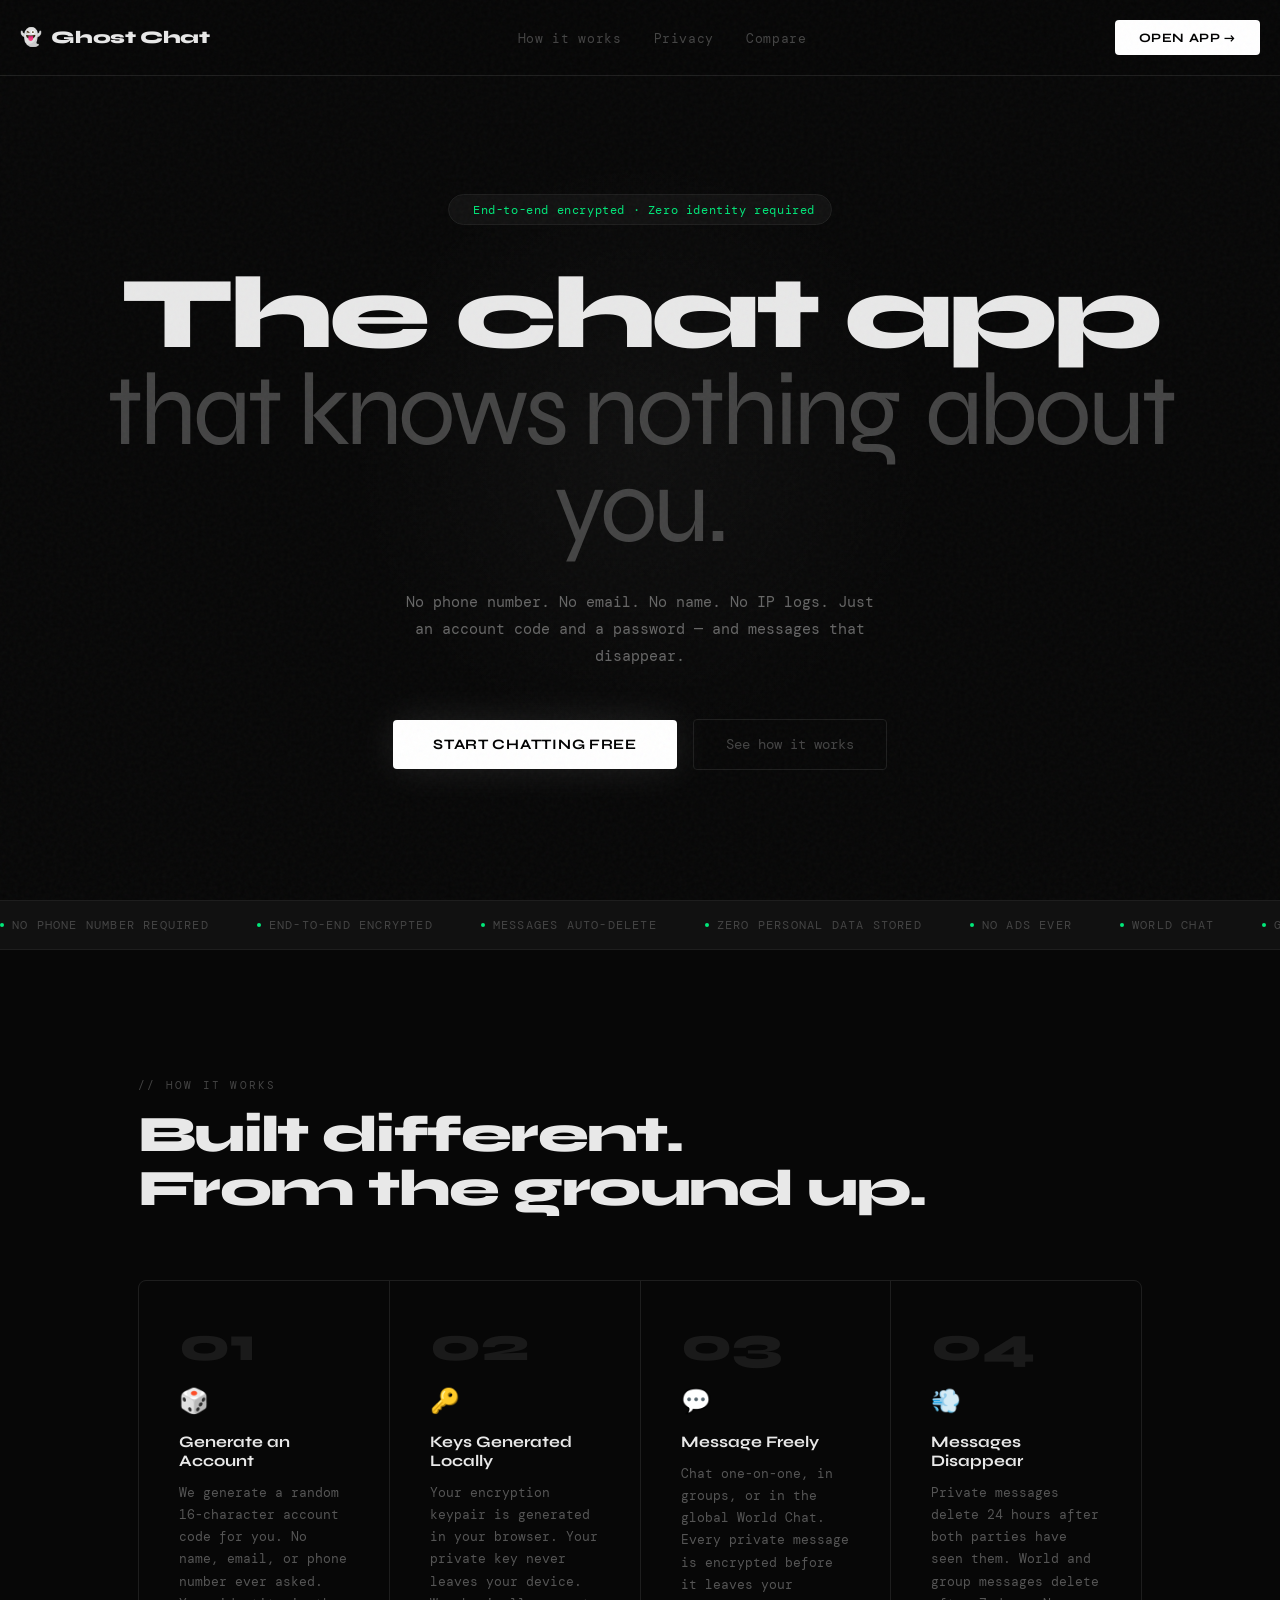
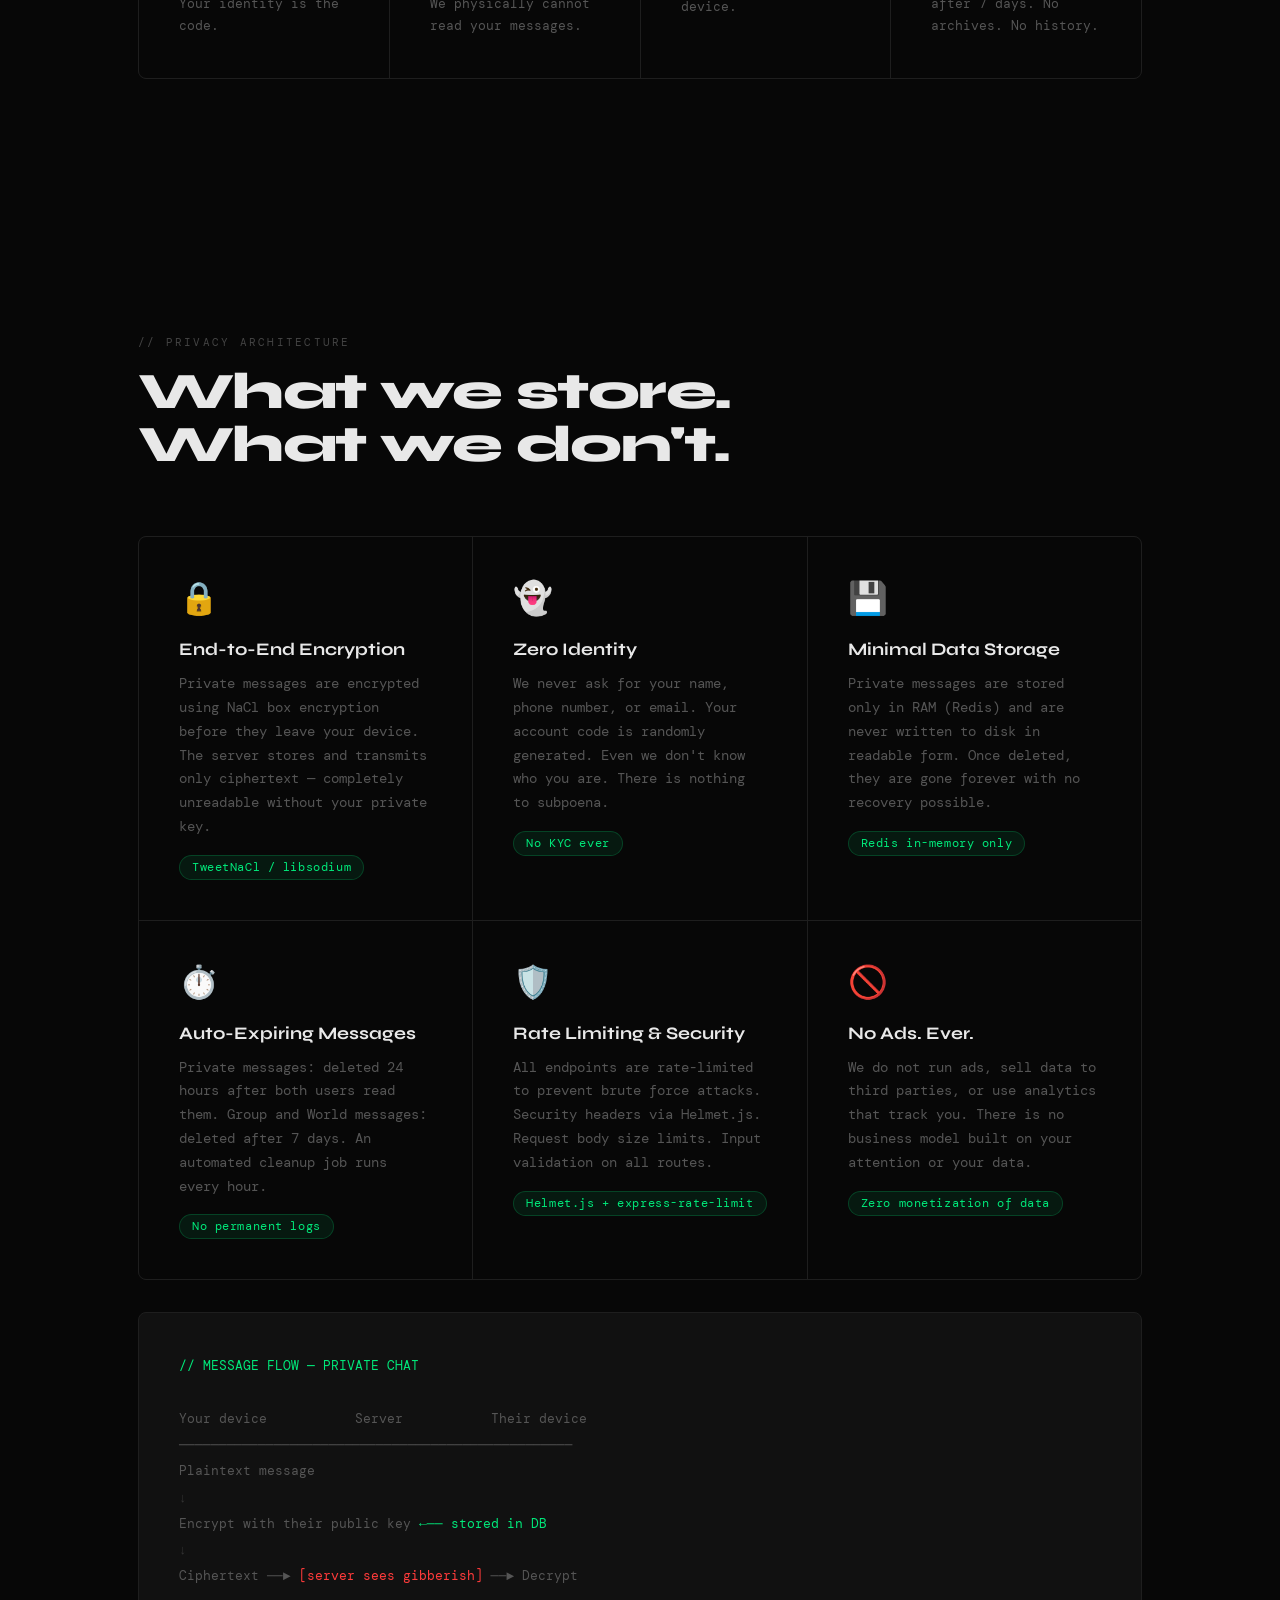
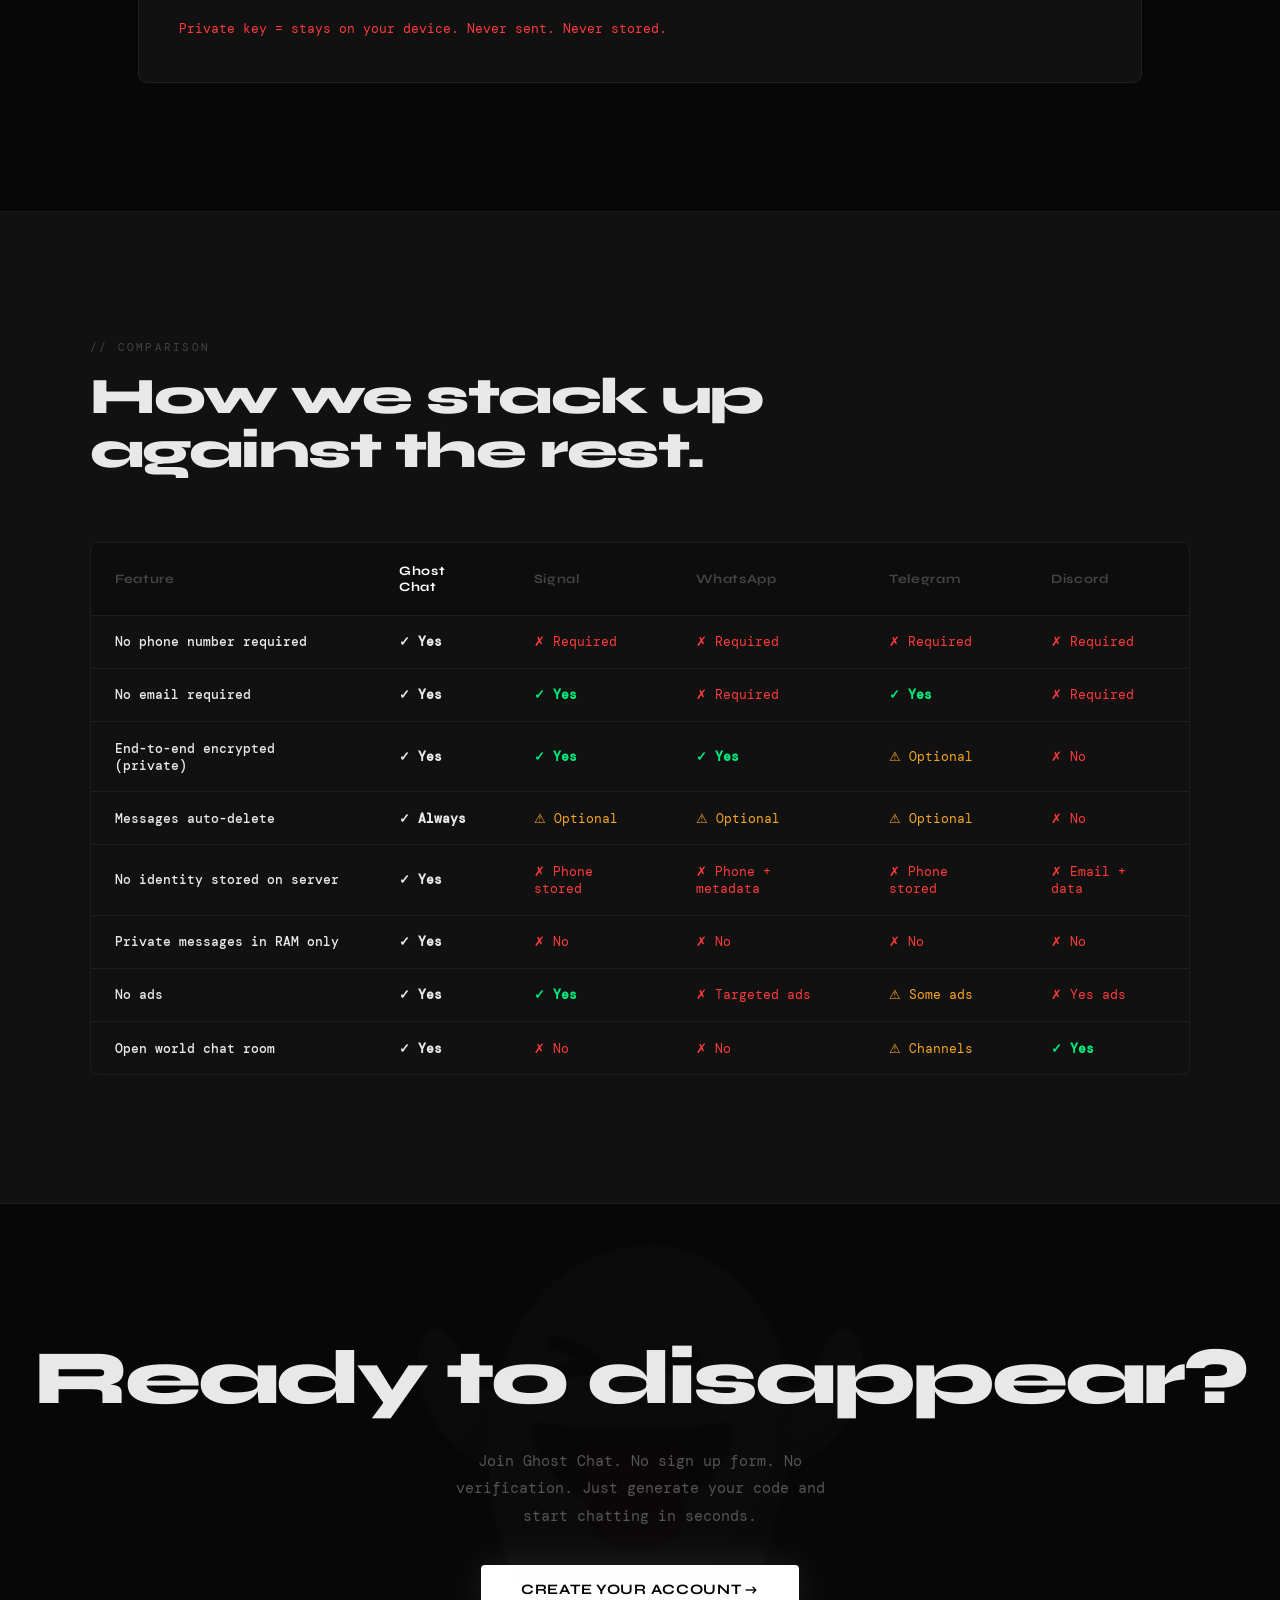
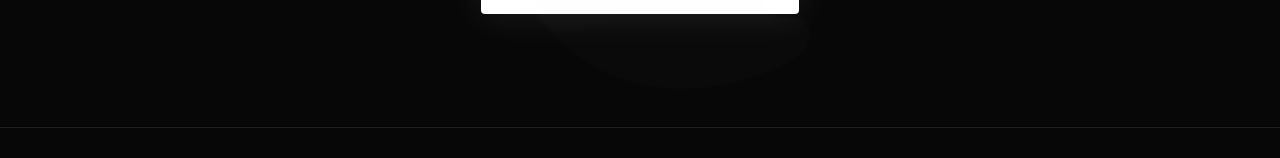
<file: landing.html>
<!DOCTYPE html>
<html lang="en">
<head>
  <meta charset="UTF-8" />
  <meta name="viewport" content="width=device-width, initial-scale=1.0, viewport-fit=cover" />
  <title>Ghost Chat — Truly Anonymous Messaging</title>
  <link rel="preconnect" href="https://fonts.googleapis.com">
  <link href="https://fonts.googleapis.com/css2?family=Syne:wght@400;600;700;800&family=DM+Mono:wght@300;400;500&display=swap" rel="stylesheet">
  <style>
    :root {
      --bg: #070707;
      --surface: #111111;
      --border: #1e1e1e;
      --text: #e8e8e8;
      --muted: #444;
      --accent: #ffffff;
      --red: #ff3b3b;
      --green: #00e87a;
      --grain-opacity: 0.035;
    }

    * { margin: 0; padding: 0; box-sizing: border-box; }

    html {
      scroll-behavior: smooth;
      height: 100%;
    }

    body {
      background: var(--bg);
      color: var(--text);
      font-family: 'DM Mono', monospace;
      overflow-x: hidden;
      min-height: 100%;
      min-height: 100dvh;
      width: 100%;
    }

    /* Grain overlay */
    body::before {
      content: '';
      position: fixed;
      inset: 0;
      background-image: url("data:image/svg+xml,%3Csvg viewBox='0 0 256 256' xmlns='http://www.w3.org/2000/svg'%3E%3Cfilter id='noise'%3E%3CfeTurbulence type='fractalNoise' baseFrequency='0.9' numOctaves='4' stitchTiles='stitch'/%3E%3C/filter%3E%3Crect width='100%25' height='100%25' filter='url(%23noise)' opacity='1'/%3E%3C/svg%3E");
      opacity: var(--grain-opacity);
      pointer-events: none;
      z-index: 1000;
    }

    /* ─── NAV ─── */
    nav {
      position: fixed;
      top: 0; left: 0; right: 0;
      padding: 1.25rem 3rem;
      display: flex;
      align-items: center;
      justify-content: space-between;
      border-bottom: 1px solid var(--border);
      background: rgba(7,7,7,0.92);
      backdrop-filter: blur(20px);
      -webkit-backdrop-filter: blur(20px);
      z-index: 100;
    }

    .nav-logo {
      font-family: 'Syne', sans-serif;
      font-size: 1.1rem;
      font-weight: 800;
      letter-spacing: -0.02em;
      display: flex;
      align-items: center;
      gap: 0.6rem;
      flex-shrink: 0;
    }

    .nav-links {
      display: flex;
      gap: 2rem;
      list-style: none;
    }

    .nav-links a {
      color: var(--muted);
      text-decoration: none;
      font-size: 0.8rem;
      letter-spacing: 0.05em;
      transition: color 0.2s;
    }

    .nav-links a:hover { color: var(--text); }

    .nav-cta {
      background: var(--accent);
      color: #000;
      border: none;
      padding: 0.6rem 1.5rem;
      border-radius: 4px;
      font-family: 'Syne', sans-serif;
      font-weight: 700;
      font-size: 0.8rem;
      cursor: pointer;
      letter-spacing: 0.05em;
      text-decoration: none;
      transition: opacity 0.2s;
      white-space: nowrap;
      flex-shrink: 0;
    }

    .nav-cta:hover { opacity: 0.85; }

    /* Hamburger */
    .nav-hamburger {
      display: none;
      flex-direction: column;
      gap: 5px;
      cursor: pointer;
      padding: 4px;
      background: none;
      border: none;
    }

    .nav-hamburger span {
      display: block;
      width: 22px;
      height: 2px;
      background: var(--text);
      border-radius: 2px;
      transition: transform 0.3s, opacity 0.3s;
    }

    .nav-hamburger.open span:nth-child(1) { transform: translateY(7px) rotate(45deg); }
    .nav-hamburger.open span:nth-child(2) { opacity: 0; }
    .nav-hamburger.open span:nth-child(3) { transform: translateY(-7px) rotate(-45deg); }

    /* Mobile menu */
    .mobile-menu {
      display: none;
      position: fixed;
      top: 61px;
      left: 0; right: 0;
      background: rgba(7,7,7,0.98);
      border-bottom: 1px solid var(--border);
      backdrop-filter: blur(20px);
      -webkit-backdrop-filter: blur(20px);
      z-index: 99;
      padding: 1.5rem 1.5rem;
      flex-direction: column;
      gap: 1.5rem;
    }

    .mobile-menu.open { display: flex; }

    .mobile-menu a {
      color: var(--muted);
      text-decoration: none;
      font-size: 0.9rem;
      letter-spacing: 0.05em;
      transition: color 0.2s;
    }

    .mobile-menu a:hover { color: var(--text); }

    .mobile-menu .nav-cta {
      display: inline-block;
      text-align: center;
    }

    /* ─── HERO ─── */
    .hero {
      min-height: 100vh;
      min-height: 100dvh;
      display: flex;
      flex-direction: column;
      align-items: center;
      justify-content: center;
      padding: 8rem 2rem 4rem;
      text-align: center;
      position: relative;
      overflow: hidden;
    }

    .hero-glow {
      position: absolute;
      width: min(600px, 100vw);
      height: min(600px, 100vw);
      background: radial-gradient(circle, rgba(255,255,255,0.03) 0%, transparent 70%);
      top: 50%;
      left: 50%;
      transform: translate(-50%, -50%);
      pointer-events: none;
    }

    .hero-tag {
      display: inline-flex;
      align-items: center;
      gap: 0.5rem;
      background: var(--surface);
      border: 1px solid var(--border);
      padding: 0.4rem 1rem;
      border-radius: 100px;
      font-size: 0.75rem;
      color: var(--muted);
      margin-bottom: 2.5rem;
      letter-spacing: 0.05em;
      animation: fadeUp 0.8s ease both;
      text-align: center;
    }

    .hero-tag span { color: var(--green); }

    h1 {
      font-family: 'Syne', sans-serif;
      font-size: clamp(2.4rem, 8vw, 7rem);
      font-weight: 800;
      line-height: 0.95;
      letter-spacing: -0.04em;
      margin-bottom: 2rem;
      animation: fadeUp 0.8s ease 0.1s both;
    }

    h1 .ghost { display: block; }
    h1 .subtitle-word {
      color: var(--muted);
      font-weight: 400;
    }

    .hero-desc {
      max-width: 480px;
      color: #666;
      font-size: 0.95rem;
      line-height: 1.8;
      margin-bottom: 3rem;
      animation: fadeUp 0.8s ease 0.2s both;
    }

    .hero-actions {
      display: flex;
      gap: 1rem;
      align-items: center;
      justify-content: center;
      flex-wrap: wrap;
      animation: fadeUp 0.8s ease 0.3s both;
    }

    .btn-primary {
      background: var(--accent);
      color: #000;
      border: none;
      padding: 1rem 2.5rem;
      border-radius: 4px;
      font-family: 'Syne', sans-serif;
      font-weight: 700;
      font-size: 0.9rem;
      cursor: pointer;
      letter-spacing: 0.05em;
      text-decoration: none;
      transition: transform 0.15s, box-shadow 0.15s;
      box-shadow: 0 0 40px rgba(255,255,255,0.1);
      white-space: nowrap;
    }

    .btn-primary:hover {
      transform: translateY(-2px);
      box-shadow: 0 0 60px rgba(255,255,255,0.2);
    }

    .btn-ghost {
      background: transparent;
      color: var(--muted);
      border: 1px solid var(--border);
      padding: 1rem 2rem;
      border-radius: 4px;
      font-family: 'DM Mono', monospace;
      font-size: 0.85rem;
      cursor: pointer;
      text-decoration: none;
      transition: color 0.2s, border-color 0.2s;
      white-space: nowrap;
    }

    .btn-ghost:hover { color: var(--text); border-color: #444; }

    /* ─── TICKER ─── */
    .ticker {
      border-top: 1px solid var(--border);
      border-bottom: 1px solid var(--border);
      overflow: hidden;
      padding: 1rem 0;
      background: var(--surface);
    }

    .ticker-track {
      display: flex;
      gap: 3rem;
      animation: ticker 20s linear infinite;
      white-space: nowrap;
    }

    .ticker-item {
      font-size: 0.75rem;
      color: var(--muted);
      letter-spacing: 0.1em;
      display: flex;
      align-items: center;
      gap: 0.5rem;
      flex-shrink: 0;
    }

    .ticker-item .dot {
      width: 4px; height: 4px;
      background: var(--green);
      border-radius: 50%;
    }

    /* ─── SECTIONS ─── */
    .section {
      padding: 8rem 3rem;
      max-width: 1100px;
      margin: 0 auto;
      width: 100%;
    }

    .section-label {
      font-size: 0.7rem;
      letter-spacing: 0.2em;
      color: var(--muted);
      text-transform: uppercase;
      margin-bottom: 1rem;
    }

    .section-title {
      font-family: 'Syne', sans-serif;
      font-size: clamp(1.8rem, 4vw, 3.5rem);
      font-weight: 800;
      letter-spacing: -0.03em;
      line-height: 1.05;
      margin-bottom: 4rem;
    }

    /* ─── STEPS ─── */
    .steps {
      display: grid;
      grid-template-columns: repeat(auto-fit, minmax(220px, 1fr));
      gap: 1px;
      background: var(--border);
      border: 1px solid var(--border);
      border-radius: 8px;
      overflow: hidden;
    }

    .step {
      background: var(--bg);
      padding: 2.5rem;
      position: relative;
      transition: background 0.2s;
    }

    .step:hover { background: var(--surface); }

    .step-num {
      font-family: 'Syne', sans-serif;
      font-size: 3rem;
      font-weight: 800;
      color: #1a1a1a;
      line-height: 1;
      margin-bottom: 1rem;
    }

    .step-icon { font-size: 1.5rem; margin-bottom: 1rem; }

    .step h3 {
      font-family: 'Syne', sans-serif;
      font-size: 1rem;
      font-weight: 700;
      margin-bottom: 0.75rem;
    }

    .step p { color: #555; font-size: 0.82rem; line-height: 1.7; }

    /* ─── COMPARISON ─── */
    .comparison {
      padding: 8rem 3rem;
      background: var(--surface);
      border-top: 1px solid var(--border);
      border-bottom: 1px solid var(--border);
    }

    .comparison-inner {
      max-width: 1100px;
      margin: 0 auto;
      width: 100%;
    }

    .table-wrap {
      overflow-x: auto;
      border-radius: 8px;
      border: 1px solid var(--border);
      -webkit-overflow-scrolling: touch;
    }

    table {
      width: 100%;
      min-width: 560px;
      border-collapse: collapse;
      font-size: 0.82rem;
    }

    thead tr {
      background: #0d0d0d;
      border-bottom: 1px solid var(--border);
    }

    th {
      padding: 1.25rem 1.5rem;
      text-align: left;
      font-family: 'Syne', sans-serif;
      font-weight: 700;
      font-size: 0.8rem;
      letter-spacing: 0.05em;
      color: var(--muted);
    }

    th.highlight { color: var(--accent); }

    td {
      padding: 1.1rem 1.5rem;
      border-bottom: 1px solid var(--border);
      color: #666;
    }

    td:first-child { color: var(--text); font-weight: 500; }

    tr:last-child td { border-bottom: none; }
    tr:hover td { background: rgba(255,255,255,0.01); }

    .yes { color: var(--green); font-weight: 600; }
    .no { color: var(--red); }
    .partial { color: #f5a623; }

    td.highlight-col { color: var(--text); }

    /* ─── PRIVACY GRID ─── */
    .privacy-grid {
      display: grid;
      grid-template-columns: repeat(auto-fit, minmax(280px, 1fr));
      gap: 1px;
      background: var(--border);
      border: 1px solid var(--border);
      border-radius: 8px;
      overflow: hidden;
    }

    .privacy-card {
      background: var(--bg);
      padding: 2.5rem;
      transition: background 0.2s;
    }

    .privacy-card:hover { background: #0d0d0d; }

    .privacy-card .icon {
      font-size: 2rem;
      margin-bottom: 1.25rem;
    }

    .privacy-card h3 {
      font-family: 'Syne', sans-serif;
      font-size: 1.1rem;
      font-weight: 700;
      margin-bottom: 0.75rem;
    }

    .privacy-card p { color: #555; font-size: 0.85rem; line-height: 1.75; }

    .privacy-card .tag {
      display: inline-block;
      margin-top: 1rem;
      background: rgba(0,232,122,0.08);
      border: 1px solid rgba(0,232,122,0.2);
      color: var(--green);
      padding: 0.25rem 0.75rem;
      border-radius: 100px;
      font-size: 0.72rem;
      letter-spacing: 0.05em;
    }

    /* ─── ARCH BOX ─── */
    .arch-box {
      background: var(--surface);
      border: 1px solid var(--border);
      border-radius: 8px;
      padding: 2.5rem;
      font-family: 'DM Mono', monospace;
      font-size: 0.82rem;
      line-height: 2;
      color: #555;
      overflow-x: auto;
      -webkit-overflow-scrolling: touch;
    }

    .arch-box .highlight { color: var(--green); }
    .arch-box .warn { color: var(--red); }
    .arch-box .arrow { color: #333; }

    /* ─── FINAL CTA ─── */
    .final-cta {
      padding: 8rem 2rem;
      text-align: center;
      position: relative;
      overflow: hidden;
    }

    .final-cta::before {
      content: '👻';
      position: absolute;
      font-size: clamp(10rem, 30vw, 30rem);
      opacity: 0.015;
      top: 50%;
      left: 50%;
      transform: translate(-50%, -50%);
      pointer-events: none;
    }

    .final-cta h2 {
      font-family: 'Syne', sans-serif;
      font-size: clamp(2rem, 6vw, 5rem);
      font-weight: 800;
      letter-spacing: -0.04em;
      margin-bottom: 1.5rem;
    }

    .final-cta p {
      color: #555;
      font-size: 0.95rem;
      margin-bottom: 3rem;
      max-width: 400px;
      margin-left: auto;
      margin-right: auto;
      line-height: 1.8;
    }

    /* ─── FOOTER ─── */
    footer {
      border-top: 1px solid var(--border);
      padding: 2rem 3rem;
      display: flex;
      align-items: center;
      justify-content: space-between;
      color: var(--muted);
      font-size: 0.75rem;
      flex-wrap: wrap;
      gap: 1rem;
    }

    /* ─── ANIMATIONS ─── */
    @keyframes fadeUp {
      from { opacity: 0; transform: translateY(20px); }
      to { opacity: 1; transform: translateY(0); }
    }

    @keyframes ticker {
      from { transform: translateX(0); }
      to { transform: translateX(-50%); }
    }

    .reveal {
      opacity: 0;
      transform: translateY(30px);
      transition: opacity 0.7s ease, transform 0.7s ease;
    }

    .reveal.visible {
      opacity: 1;
      transform: translateY(0);
    }

    /* ═══════════════════════════════════
       RESPONSIVE BREAKPOINTS
    ═══════════════════════════════════ */

    /* ─── Large tablets / small desktops ─── */
    @media (max-width: 1024px) {
      nav { padding: 1.1rem 2rem; }
      .section { padding: 6rem 2rem; }
      .comparison { padding: 6rem 2rem; }
    }

    /* ─── Tablets ─── */
    @media (max-width: 768px) {
      nav {
        padding: 1rem 1.25rem;
      }

      .nav-links { display: none; }

      .nav-hamburger { display: flex; }

      /* Hide desktop CTA in nav on mobile, show in mobile menu instead */
      nav > .nav-cta { display: none; }

      .section {
        padding: 4rem 1.25rem;
      }

      .section-title {
        margin-bottom: 2.5rem;
      }

      .comparison {
        padding: 4rem 1.25rem;
      }

      .hero {
        padding: 7rem 1.25rem 3rem;
        justify-content: center;
      }

      .hero-tag {
        font-size: 0.7rem;
        padding: 0.35rem 0.85rem;
        margin-bottom: 1.75rem;
      }

      .hero-desc {
        font-size: 0.88rem;
        margin-bottom: 2rem;
      }

      .hero-actions {
        flex-direction: column;
        width: 100%;
      }

      .btn-primary,
      .btn-ghost {
        width: 100%;
        text-align: center;
      }

      .steps {
        grid-template-columns: 1fr;
      }

      .privacy-grid {
        grid-template-columns: 1fr;
      }

      footer {
        flex-direction: column;
        text-align: center;
        padding: 1.5rem 1.25rem;
        gap: 0.75rem;
      }

      .arch-box {
        padding: 1.5rem;
        font-size: 0.72rem;
      }
    }

    /* ─── Small phones ─── */
    @media (max-width: 480px) {
      nav { padding: 0.9rem 1rem; }

      .nav-logo { font-size: 0.95rem; }

      .hero {
        padding: 6.5rem 1rem 2.5rem;
      }

      h1 {
        font-size: clamp(2rem, 11vw, 3rem);
        letter-spacing: -0.03em;
      }

      .section { padding: 3.5rem 1rem; }

      .comparison { padding: 3.5rem 1rem; }

      .step { padding: 1.75rem; }

      .privacy-card { padding: 1.75rem; }

      .final-cta { padding: 5rem 1rem; }

      footer { padding: 1.25rem 1rem; }

      .btn-primary { padding: 0.9rem 1.5rem; font-size: 0.85rem; }
      .btn-ghost { padding: 0.9rem 1.5rem; font-size: 0.8rem; }

      th, td { padding: 0.9rem 1rem; }
    }

    /* ─── Very small phones (iPhone SE, Galaxy A) ─── */
    @media (max-width: 360px) {
      .hero { padding: 6rem 0.75rem 2rem; }
      .section { padding: 3rem 0.75rem; }
      .comparison { padding: 3rem 0.75rem; }
      h1 { font-size: clamp(1.8rem, 12vw, 2.5rem); }
    }

    /* ─── Safe area insets for notched phones ─── */
    @supports (padding: env(safe-area-inset-left)) {
      nav {
        padding-left: max(1.25rem, env(safe-area-inset-left));
        padding-right: max(1.25rem, env(safe-area-inset-right));
      }

      .mobile-menu {
        padding-left: max(1.5rem, env(safe-area-inset-left));
        padding-right: max(1.5rem, env(safe-area-inset-right));
      }

      footer {
        padding-bottom: max(2rem, env(safe-area-inset-bottom));
        padding-left: max(1.5rem, env(safe-area-inset-left));
        padding-right: max(1.5rem, env(safe-area-inset-right));
      }
    }
  </style>
</head>
<body>

  <!-- NAV -->
  <nav>
    <div class="nav-logo">
      <span>👻</span>
      <span>Ghost Chat</span>
    </div>
    <ul class="nav-links">
      <li><a href="#how">How it works</a></li>
      <li><a href="#privacy">Privacy</a></li>
      <li><a href="#compare">Compare</a></li>
    </ul>
    <a href="https://ghost-chat-client.onrender.com" class="nav-cta">OPEN APP →</a>
    <button class="nav-hamburger" id="hamburger" aria-label="Toggle menu">
      <span></span>
      <span></span>
      <span></span>
    </button>
  </nav>

  <!-- MOBILE MENU -->
  <div class="mobile-menu" id="mobileMenu">
    <a href="#how" class="mobile-link">How it works</a>
    <a href="#privacy" class="mobile-link">Privacy</a>
    <a href="#compare" class="mobile-link">Compare</a>
    <a href="https://ghost-chat-client.onrender.com" class="nav-cta">OPEN APP →</a>
  </div>

  <!-- HERO -->
  <section class="hero">
    <div class="hero-glow"></div>
    <div class="hero-tag">
      <div class="dot"></div>
      <span>End-to-end encrypted · Zero identity required</span>
    </div>
    <h1>
      <span class="ghost">The chat app</span>
      <span class="subtitle-word">that knows nothing</span>
      <span class="subtitle-word">about you.</span>
    </h1>
    <p class="hero-desc">
      No phone number. No email. No name. No IP logs.
      Just an account code and a password — and messages that disappear.
    </p>
    <div class="hero-actions">
      <a href="https://ghost-chat-client.onrender.com" class="btn-primary">START CHATTING FREE</a>
      <a href="#how" class="btn-ghost">See how it works</a>
    </div>
  </section>

  <!-- TICKER -->
  <div class="ticker">
    <div class="ticker-track">
      <div class="ticker-item"><div class="dot"></div> NO PHONE NUMBER REQUIRED</div>
      <div class="ticker-item"><div class="dot"></div> END-TO-END ENCRYPTED</div>
      <div class="ticker-item"><div class="dot"></div> MESSAGES AUTO-DELETE</div>
      <div class="ticker-item"><div class="dot"></div> ZERO PERSONAL DATA STORED</div>
      <div class="ticker-item"><div class="dot"></div> NO ADS EVER</div>
      <div class="ticker-item"><div class="dot"></div> WORLD CHAT</div>
      <div class="ticker-item"><div class="dot"></div> GROUP CHATS</div>
      <div class="ticker-item"><div class="dot"></div> PRIVATE MESSAGING</div>
      <!-- Duplicate for seamless loop -->
      <div class="ticker-item"><div class="dot"></div> NO PHONE NUMBER REQUIRED</div>
      <div class="ticker-item"><div class="dot"></div> END-TO-END ENCRYPTED</div>
      <div class="ticker-item"><div class="dot"></div> MESSAGES AUTO-DELETE</div>
      <div class="ticker-item"><div class="dot"></div> ZERO PERSONAL DATA STORED</div>
      <div class="ticker-item"><div class="dot"></div> NO ADS EVER</div>
      <div class="ticker-item"><div class="dot"></div> WORLD CHAT</div>
      <div class="ticker-item"><div class="dot"></div> GROUP CHATS</div>
      <div class="ticker-item"><div class="dot"></div> PRIVATE MESSAGING</div>
    </div>
  </div>

  <!-- HOW IT WORKS -->
  <section class="section" id="how">
    <div class="reveal">
      <div class="section-label">// HOW IT WORKS</div>
      <h2 class="section-title">Built different.<br>From the ground up.</h2>
    </div>
    <div class="steps reveal">
      <div class="step">
        <div class="step-num">01</div>
        <div class="step-icon">🎲</div>
        <h3>Generate an Account</h3>
        <p>We generate a random 16-character account code for you. No name, email, or phone number ever asked. Your identity is the code.</p>
      </div>
      <div class="step">
        <div class="step-num">02</div>
        <div class="step-icon">🔑</div>
        <h3>Keys Generated Locally</h3>
        <p>Your encryption keypair is generated in your browser. Your private key never leaves your device. We physically cannot read your messages.</p>
      </div>
      <div class="step">
        <div class="step-num">03</div>
        <div class="step-icon">💬</div>
        <h3>Message Freely</h3>
        <p>Chat one-on-one, in groups, or in the global World Chat. Every private message is encrypted before it leaves your device.</p>
      </div>
      <div class="step">
        <div class="step-num">04</div>
        <div class="step-icon">💨</div>
        <h3>Messages Disappear</h3>
        <p>Private messages delete 24 hours after both parties have seen them. World and group messages delete after 7 days. No archives. No history.</p>
      </div>
    </div>
  </section>

  <!-- PRIVACY -->
  <section class="section" id="privacy">
    <div class="reveal">
      <div class="section-label">// PRIVACY ARCHITECTURE</div>
      <h2 class="section-title">What we store.<br>What we don't.</h2>
    </div>

    <div class="privacy-grid reveal">
      <div class="privacy-card">
        <div class="icon">🔒</div>
        <h3>End-to-End Encryption</h3>
        <p>Private messages are encrypted using NaCl box encryption before they leave your device. The server stores and transmits only ciphertext — completely unreadable without your private key.</p>
        <span class="tag">TweetNaCl / libsodium</span>
      </div>
      <div class="privacy-card">
        <div class="icon">👻</div>
        <h3>Zero Identity</h3>
        <p>We never ask for your name, phone number, or email. Your account code is randomly generated. Even we don't know who you are. There is nothing to subpoena.</p>
        <span class="tag">No KYC ever</span>
      </div>
      <div class="privacy-card">
        <div class="icon">💾</div>
        <h3>Minimal Data Storage</h3>
        <p>Private messages are stored only in RAM (Redis) and are never written to disk in readable form. Once deleted, they are gone forever with no recovery possible.</p>
        <span class="tag">Redis in-memory only</span>
      </div>
      <div class="privacy-card">
        <div class="icon">⏱️</div>
        <h3>Auto-Expiring Messages</h3>
        <p>Private messages: deleted 24 hours after both users read them. Group and World messages: deleted after 7 days. An automated cleanup job runs every hour.</p>
        <span class="tag">No permanent logs</span>
      </div>
      <div class="privacy-card">
        <div class="icon">🛡️</div>
        <h3>Rate Limiting & Security</h3>
        <p>All endpoints are rate-limited to prevent brute force attacks. Security headers via Helmet.js. Request body size limits. Input validation on all routes.</p>
        <span class="tag">Helmet.js + express-rate-limit</span>
      </div>
      <div class="privacy-card">
        <div class="icon">🚫</div>
        <h3>No Ads. Ever.</h3>
        <p>We do not run ads, sell data to third parties, or use analytics that track you. There is no business model built on your attention or your data.</p>
        <span class="tag">Zero monetization of data</span>
      </div>
    </div>

    <!-- Architecture diagram -->
    <div class="arch-box reveal" style="margin-top: 2rem;">
      <div><span class="highlight">// MESSAGE FLOW — PRIVATE CHAT</span></div>
      <div>&nbsp;</div>
      <div>Your device &nbsp;&nbsp;&nbsp;&nbsp;&nbsp;&nbsp;&nbsp;&nbsp;&nbsp; Server &nbsp;&nbsp;&nbsp;&nbsp;&nbsp;&nbsp;&nbsp;&nbsp;&nbsp; Their device</div>
      <div>──────────────────────────────────────────────────</div>
      <div>Plaintext message</div>
      <div><span class="arrow">↓</span></div>
      <div>Encrypt with their public key <span class="highlight">←── stored in DB</span></div>
      <div><span class="arrow">↓</span></div>
      <div>Ciphertext ──► <span class="warn">[server sees gibberish]</span> ──► Decrypt</div>
      <div>&nbsp;</div>
      <div><span class="warn">Private key = stays on your device. Never sent. Never stored.</span></div>
    </div>
  </section>

  <!-- COMPARISON -->
  <section class="comparison" id="compare">
    <div class="comparison-inner">
      <div class="reveal">
        <div class="section-label">// COMPARISON</div>
        <h2 class="section-title">How we stack up<br>against the rest.</h2>
      </div>
      <div class="table-wrap reveal">
        <table>
          <thead>
            <tr>
              <th>Feature</th>
              <th class="highlight">Ghost Chat</th>
              <th>Signal</th>
              <th>WhatsApp</th>
              <th>Telegram</th>
              <th>Discord</th>
            </tr>
          </thead>
          <tbody>
            <tr>
              <td>No phone number required</td>
              <td class="yes highlight-col">✓ Yes</td>
              <td class="no">✗ Required</td>
              <td class="no">✗ Required</td>
              <td class="no">✗ Required</td>
              <td class="no">✗ Required</td>
            </tr>
            <tr>
              <td>No email required</td>
              <td class="yes highlight-col">✓ Yes</td>
              <td class="yes">✓ Yes</td>
              <td class="no">✗ Required</td>
              <td class="yes">✓ Yes</td>
              <td class="no">✗ Required</td>
            </tr>
            <tr>
              <td>End-to-end encrypted (private)</td>
              <td class="yes highlight-col">✓ Yes</td>
              <td class="yes">✓ Yes</td>
              <td class="yes">✓ Yes</td>
              <td class="partial">⚠ Optional</td>
              <td class="no">✗ No</td>
            </tr>
            <tr>
              <td>Messages auto-delete</td>
              <td class="yes highlight-col">✓ Always</td>
              <td class="partial">⚠ Optional</td>
              <td class="partial">⚠ Optional</td>
              <td class="partial">⚠ Optional</td>
              <td class="no">✗ No</td>
            </tr>
            <tr>
              <td>No identity stored on server</td>
              <td class="yes highlight-col">✓ Yes</td>
              <td class="no">✗ Phone stored</td>
              <td class="no">✗ Phone + metadata</td>
              <td class="no">✗ Phone stored</td>
              <td class="no">✗ Email + data</td>
            </tr>
            <tr>
              <td>Private messages in RAM only</td>
              <td class="yes highlight-col">✓ Yes</td>
              <td class="no">✗ No</td>
              <td class="no">✗ No</td>
              <td class="no">✗ No</td>
              <td class="no">✗ No</td>
            </tr>
            <tr>
              <td>No ads</td>
              <td class="yes highlight-col">✓ Yes</td>
              <td class="yes">✓ Yes</td>
              <td class="no">✗ Targeted ads</td>
              <td class="partial">⚠ Some ads</td>
              <td class="no">✗ Yes ads</td>
            </tr>
            <tr>
              <td>Open world chat room</td>
              <td class="yes highlight-col">✓ Yes</td>
              <td class="no">✗ No</td>
              <td class="no">✗ No</td>
              <td class="partial">⚠ Channels</td>
              <td class="yes">✓ Yes</td>
            </tr>
          </tbody>
        </table>
      </div>
    </div>
  </section>

  <!-- FINAL CTA -->
  <section class="final-cta">
    <h2 class="reveal">Ready to disappear?</h2>
    <p class="reveal">Join Ghost Chat. No sign up form. No verification. Just generate your code and start chatting in seconds.</p>
    <a href="https://ghost-chat-client.onrender.com" class="btn-primary reveal">CREATE YOUR ACCOUNT →</a>
  </section>

  <!-- FOOTER -->
  <footer>
    <div style="display:flex;align-items:center;gap:0.6rem;">
      <span>👻</span>
      <span>Ghost Chat — Built for privacy, by default.</span>
    </div>
    <div style="color:#333;">No data collected · No ads · No identity required</div>
  </footer>

  <script>
    // Scroll reveal
    const observer = new IntersectionObserver((entries) => {
      entries.forEach(entry => {
        if (entry.isIntersecting) {
          entry.target.classList.add('visible')
        }
      })
    }, { threshold: 0.1 })

    document.querySelectorAll('.reveal').forEach(el => observer.observe(el))

    // Hamburger menu toggle
    const hamburger = document.getElementById('hamburger')
    const mobileMenu = document.getElementById('mobileMenu')

    hamburger.addEventListener('click', () => {
      hamburger.classList.toggle('open')
      mobileMenu.classList.toggle('open')
    })

    // Close mobile menu when a link is clicked
    document.querySelectorAll('.mobile-link, .mobile-menu .nav-cta').forEach(link => {
      link.addEventListener('click', () => {
        hamburger.classList.remove('open')
        mobileMenu.classList.remove('open')
      })
    })

    // Close mobile menu on resize to desktop
    window.addEventListener('resize', () => {
      if (window.innerWidth > 768) {
        hamburger.classList.remove('open')
        mobileMenu.classList.remove('open')
      }
    })
  </script>
</body>
</html>
</file>
